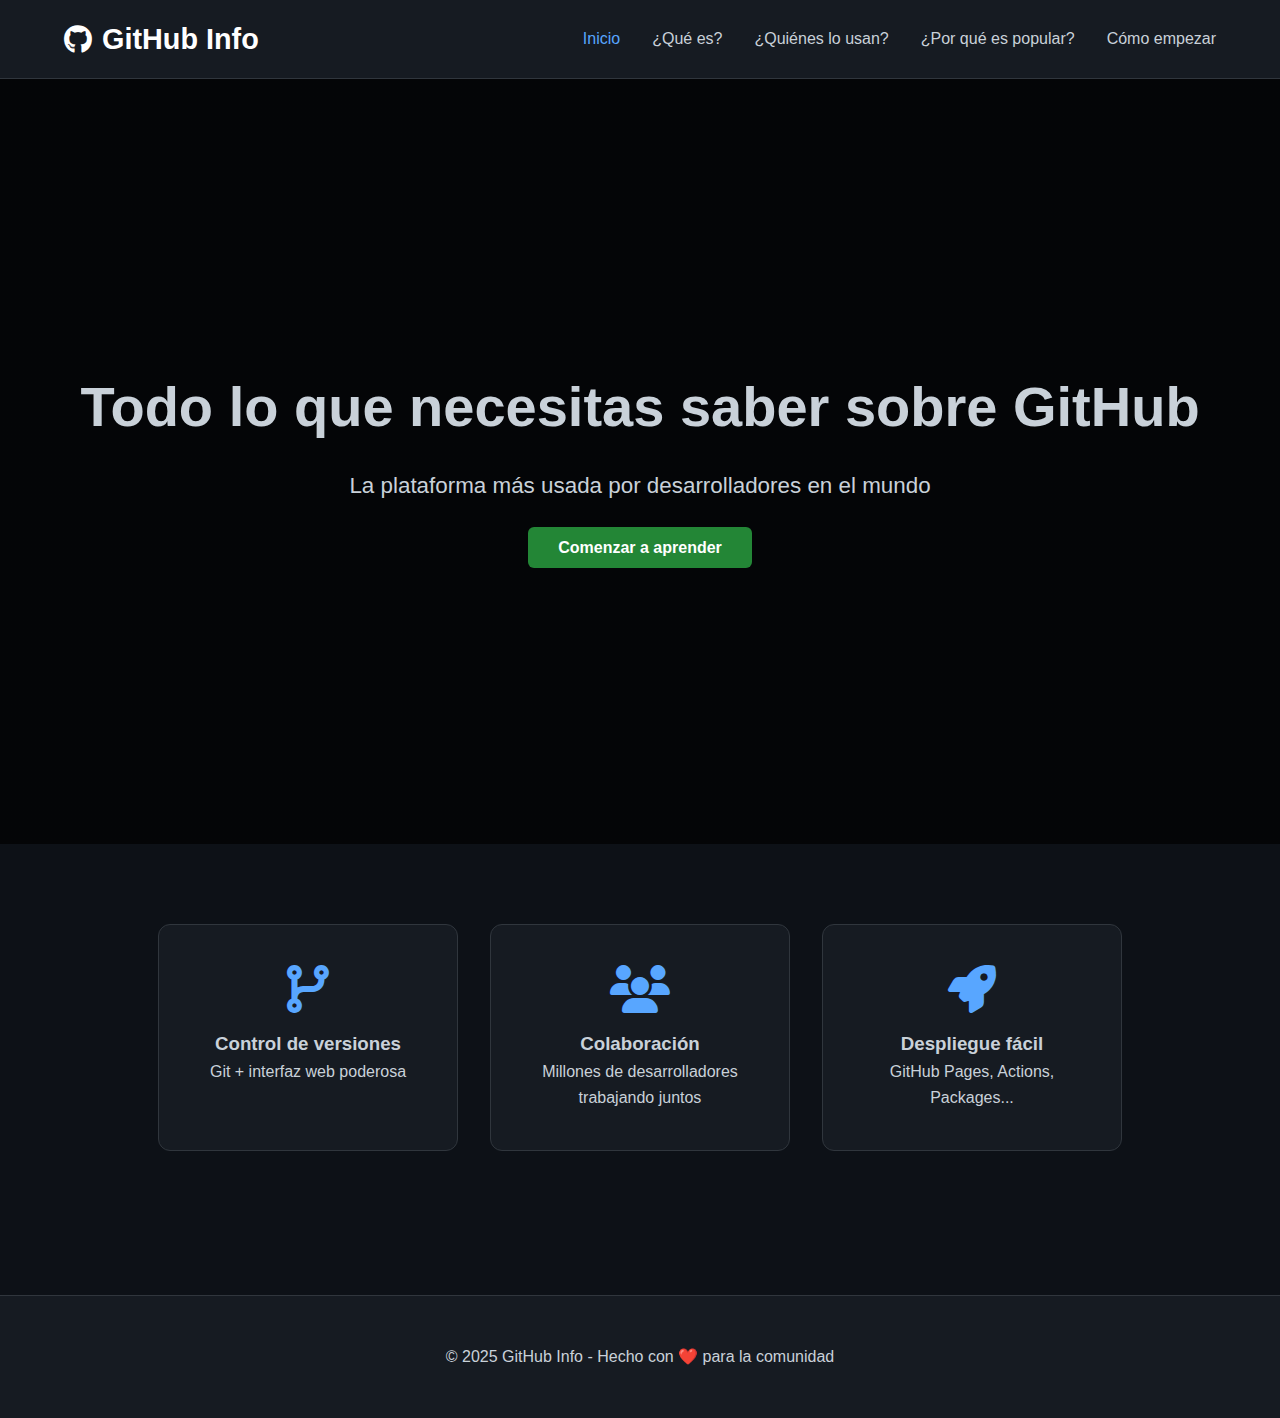
<file: index.html>
<!DOCTYPE html>
<html lang="es">

<head>
    <meta charset="UTF-8" />
    <meta name="viewport" content="width=device-width, initial-scale=1.0" />
    <title>Todo sobre GitHub</title>
    <link rel="stylesheet" href="css/style.css" />
    <link rel="stylesheet" href="https://cdnjs.cloudflare.com/ajax/libs/font-awesome/6.5.0/css/all.min.css" />
</head>

<body>
    <header>
        <nav class="navbar">
            <div class="logo">
                <i class="fab fa-github"></i>
                <span>GitHub Info</span>
            </div>
            <ul class="nav-links">
                <li><a href="index.html" class="active">Inicio</a></li>
                <li><a href="que-es-github.html">¿Qué es?</a></li>
                <li><a href="quienes-usan-github.html">¿Quiénes lo usan?</a></li>
                <li><a href="por-que-es-popular.html">¿Por qué es popular?</a></li>
                <li><a href="como-empezar.html">Cómo empezar</a></li>
            </ul>
            <div class="hamburger">☰</div>
        </nav>
    </header>

    <section class="hero">
        <div class="hero-content">
            <h1>Todo lo que necesitas saber sobre <strong>GitHub</strong></h1>
            <p>La plataforma más usada por desarrolladores en el mundo</p>
            <a href="que-es-github.html" class="btn-primary">Comenzar a aprender</a>
        </div>
    </section>

    <section class="cards">
        <div class="card">
            <i class="fas fa-code-branch"></i>
            <h3>Control de versiones</h3>
            <p>Git + interfaz web poderosa</p>
        </div>
        <div class="card">
            <i class="fas fa-users"></i>
            <h3>Colaboración</h3>
            <p>Millones de desarrolladores trabajando juntos</p>
        </div>
        <div class="card">
            <i class="fas fa-rocket"></i>
            <h3>Despliegue fácil</h3>
            <p>GitHub Pages, Actions, Packages...</p>
        </div>
    </section>

    <footer>
        <p>© 2025 GitHub Info - Hecho con ❤️ para la comunidad</p>
    </footer>

    <script src="js/main.js"></script>
</body>

</html>
</file>
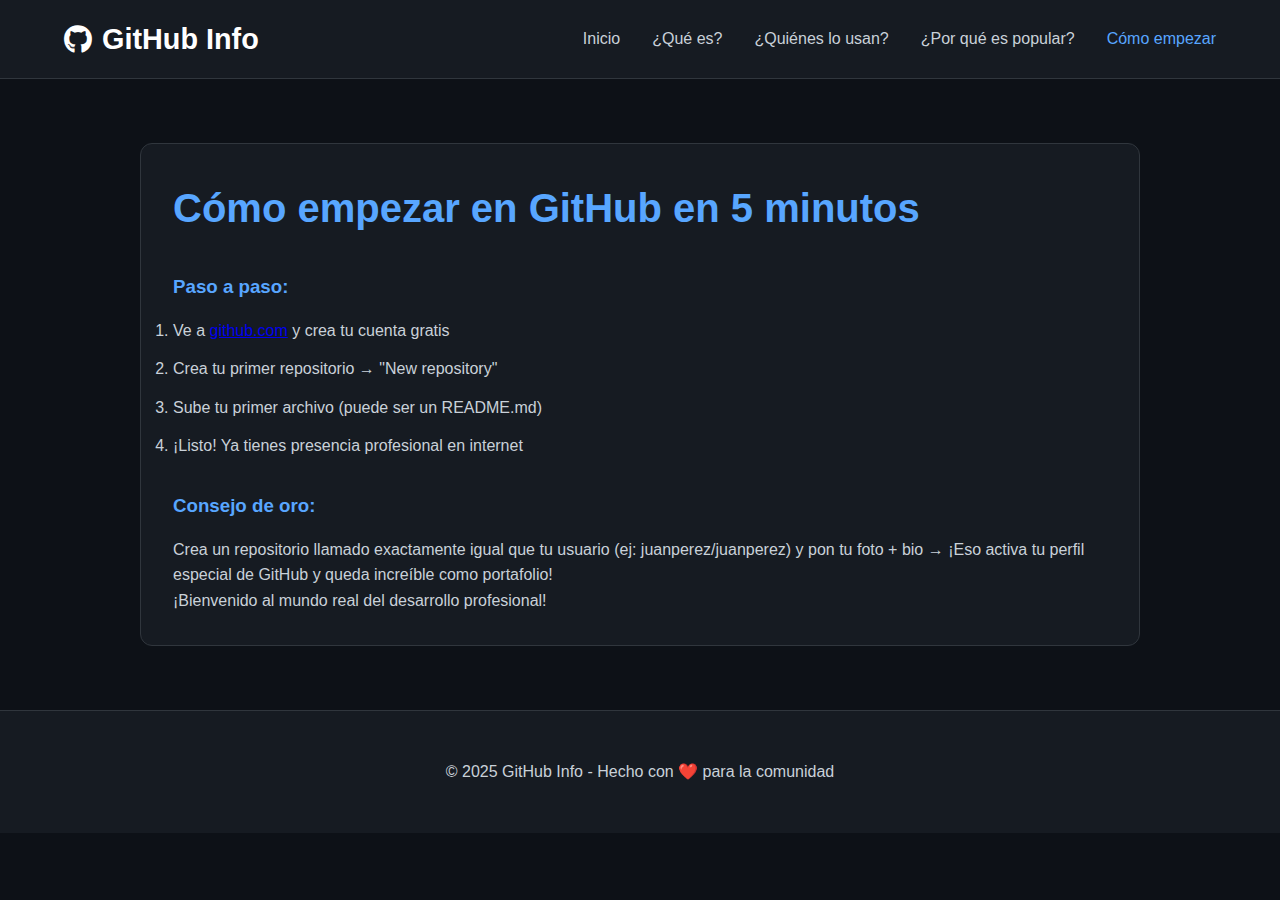
<file: como-empezar.html>
<!DOCTYPE html>
<html lang="es">

<head>
    <meta charset="UTF-8">
    <meta name="viewport" content="width=device-width, initial-scale=1.0">
    <title>¿Como empezar a usar GitHub? | GitHub Infooo</title>
    <link rel="stylesheet" href="css/style.css">
    <link rel="stylesheet" href="https://cdnjs.cloudflare.com/ajax/libs/font-awesome/6.5.0/css/all.min.css">
</head>

<body>
    <!-- Copia exactamente el mismo header que en index.html -->
    <header>
        <nav class="navbar">
            <div class="logo"><i class="fab fa-github"></i><span>GitHub Info</span></div>
            <ul class="nav-links">
                <li><a href="index.html">Inicio</a></li>
                <li><a href="que-es-github.html">¿Qué es?</a></li>
                <li><a href="quienes-usan-github.html">¿Quiénes lo usan?</a></li>
                <li><a href="por-que-es-popular.html">¿Por qué es popular?</a></li>
                <li><a href="como-empezar.html" class="active">Cómo empezar</a></li>
            </ul>
            <div class="hamburger">☰</div>
        </nav>
    </header>

    <div class="content">
        <h2>Cómo empezar en GitHub en 5 minutos</h2>

        <h3>Paso a paso:</h3>
        <ol>
            <li>Ve a <a href="https://github.com" target="_blank">github.com</a> y crea tu cuenta gratis</li>
            <li>Crea tu primer repositorio → "New repository"</li>
            <li>Sube tu primer archivo (puede ser un README.md)</li>
            <li>¡Listo! Ya tienes presencia profesional en internet</li>
        </ol>

        <h3>Consejo de oro:</h3>
        <p>Crea un repositorio llamado exactamente igual que tu usuario (ej: juanperez/juanperez) y pon tu foto + bio →
            ¡Eso activa tu perfil especial de GitHub y queda increíble como portafolio!</p>

        <p>¡Bienvenido al mundo real del desarrollo profesional!</p>
    </div>

    <footer>
        <p>© 2025 GitHub Info - Hecho con ❤️ para la comunidad</p>
    </footer>
    <script src="js/main.js"></script>
</body>


</html>
</file>
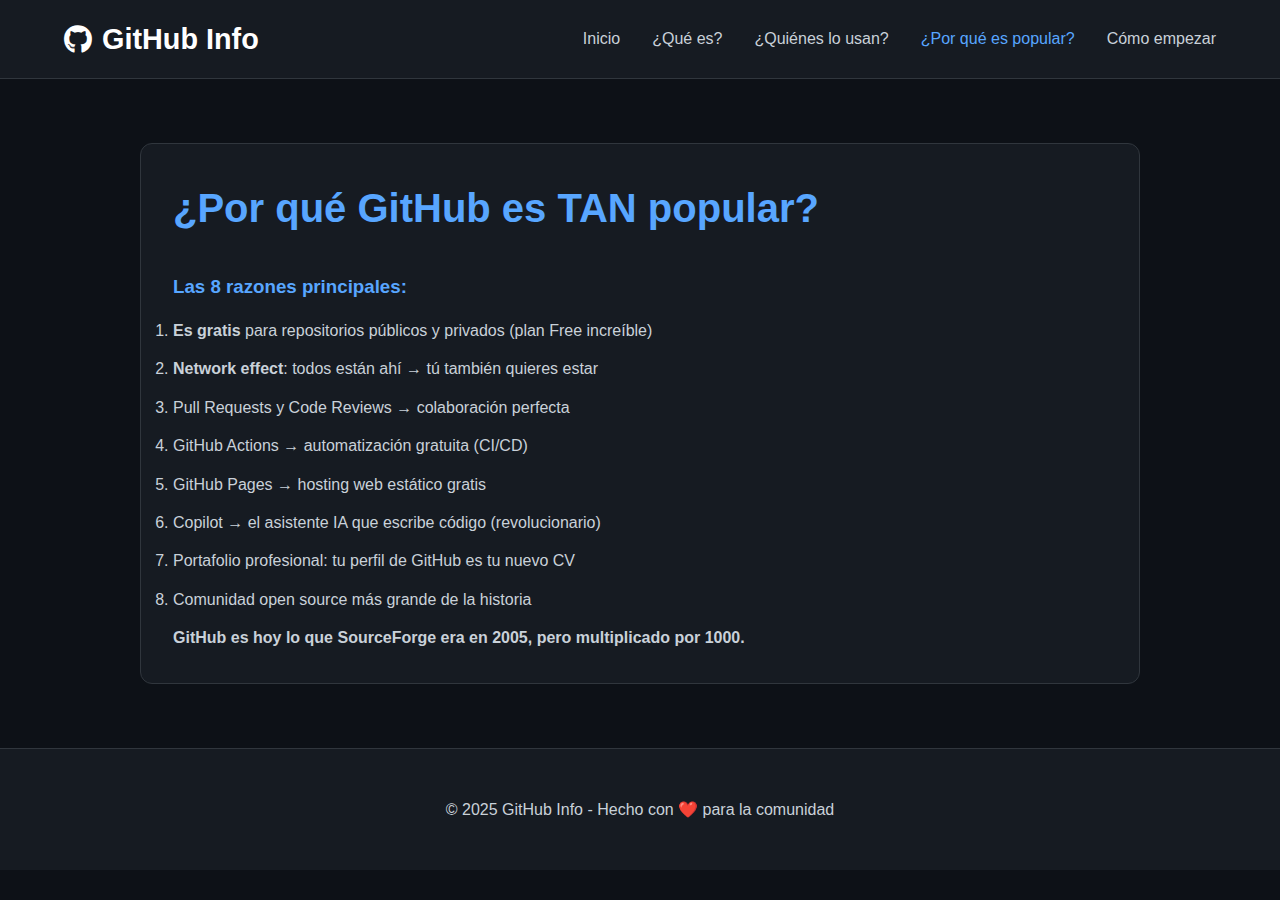
<file: por-que-es-popular.html>
<!DOCTYPE html>
<html lang="es">

<head>
    <meta charset="UTF-8">
    <meta name="viewport" content="width=device-width, initial-scale=1.0">
    <title>¿Por que GitHub es tan popular? | GitHub Info</title>
    <link rel="stylesheet" href="css/style.css">
    <link rel="stylesheet" href="https://cdnjs.cloudflare.com/ajax/libs/font-awesome/6.5.0/css/all.min.css">
</head>

<body>
    <!-- Copia exactamente el mismo header que en index.html -->
    <header>
        <nav class="navbar">
            <div class="logo"><i class="fab fa-github"></i><span>GitHub Info</span></div>
            <ul class="nav-links">
                <li><a href="index.html">Inicio</a></li>
                <li><a href="que-es-github.html">¿Qué es?</a></li>
                <li><a href="quienes-usan-github.html">¿Quiénes lo usan?</a></li>
                <li><a href="por-que-es-popular.html" class="active">¿Por qué es popular?</a></li>
                <li><a href="como-empezar.html">Cómo empezar</a></li>
            </ul>
            <div class="hamburger">☰</div>
        </nav>
    </header>

    <div class="content">
        <h2>¿Por qué GitHub es TAN popular?</h2>

        <h3>Las 8 razones principales:</h3>
        <ol>
            <li><strong>Es gratis</strong> para repositorios públicos y privados (plan Free increíble)</li>
            <li><strong>Network effect</strong>: todos están ahí → tú también quieres estar</li>
            <li>Pull Requests y Code Reviews → colaboración perfecta</li>
            <li>GitHub Actions → automatización gratuita (CI/CD)</li>
            <li>GitHub Pages → hosting web estático gratis</li>
            <li>Copilot → el asistente IA que escribe código (revolucionario)</li>
            <li>Portafolio profesional: tu perfil de GitHub es tu nuevo CV</li>
            <li>Comunidad open source más grande de la historia</li>
        </ol>

        <p><strong>GitHub es hoy lo que SourceForge era en 2005, pero multiplicado por 1000.</strong></p>
    </div>
    <footer>
        <p>© 2025 GitHub Info - Hecho con ❤️ para la comunidad</p>
    </footer>
    <script src="js/main.js"></script>
</body>

</html>
</file>
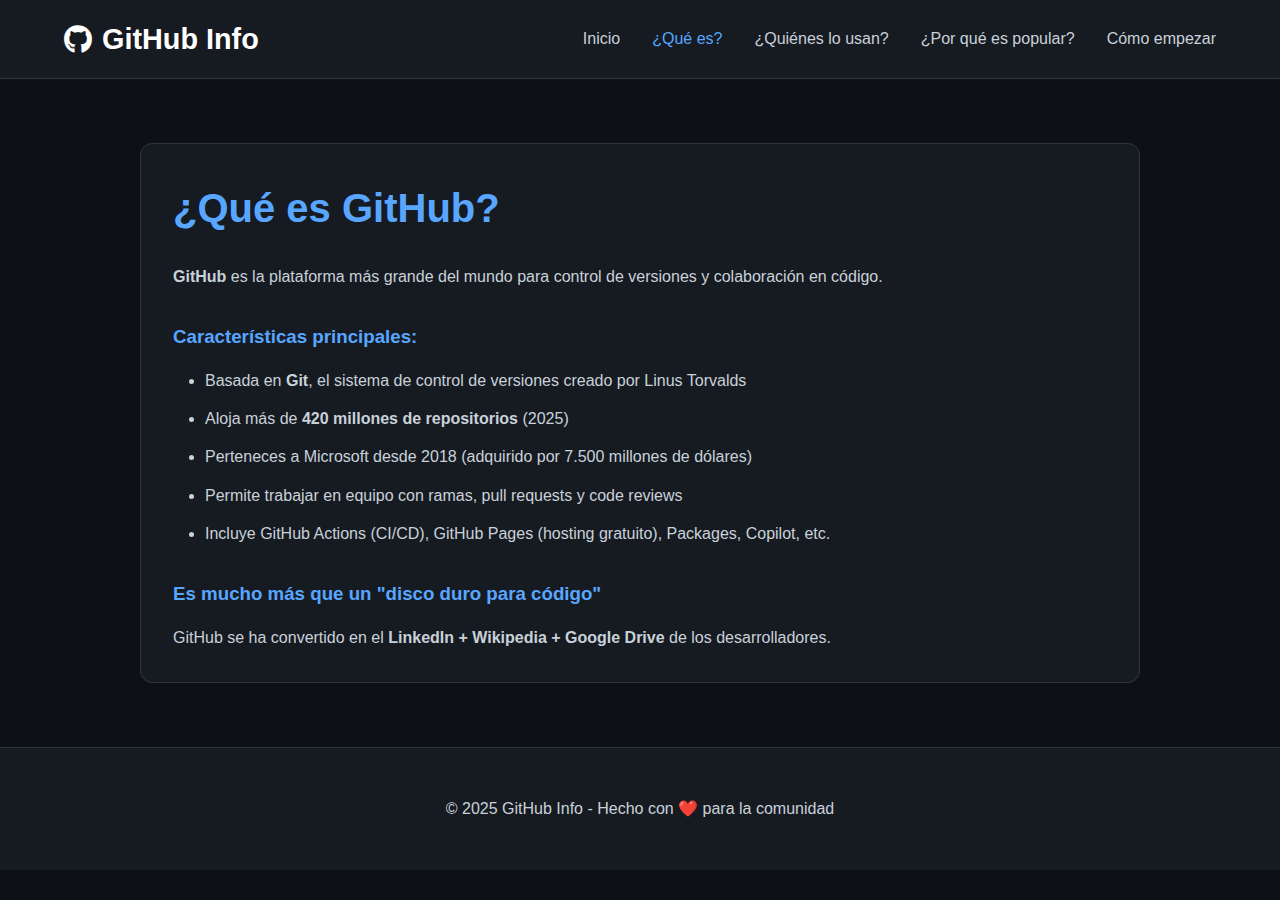
<file: que-es-github.html>
<!DOCTYPE html>
<html lang="es">

<head>
    <meta charset="UTF-8">
    <meta name="viewport" content="width=device-width, initial-scale=1.0">
    <title>¿Qué es GitHub? | GitHub Info</title>
    <link rel="stylesheet" href="css/style.css">
    <link rel="stylesheet" href="https://cdnjs.cloudflare.com/ajax/libs/font-awesome/6.5.0/css/all.min.css">
</head>

<body>
    <!-- Copia exactamente el mismo header que en index.html -->
    <header>
        <nav class="navbar">
            <div class="logo"><i class="fab fa-github"></i><span>GitHub Info</span></div>
            <ul class="nav-links">
                <li><a href="index.html">Inicio</a></li>
                <li><a href="que-es-github.html" class="active">¿Qué es?</a></li>
                <li><a href="quienes-usan-github.html">¿Quiénes lo usan?</a></li>
                <li><a href="por-que-es-popular.html">¿Por qué es popular?</a></li>
                <li><a href="como-empezar.html">Cómo empezar</a></li>
            </ul>
            <div class="hamburger">☰</div>
        </nav>
    </header>

    <div class="content">
        <h2>¿Qué es GitHub?</h2>
        <p><strong>GitHub</strong> es la plataforma más grande del mundo para control de versiones y colaboración en
            código.</p>

        <h3>Características principales:</h3>
        <ul>
            <li>Basada en <strong>Git</strong>, el sistema de control de versiones creado por Linus Torvalds</li>
            <li>Aloja más de <strong>420 millones de repositorios</strong> (2025)</li>
            <li>Perteneces a Microsoft desde 2018 (adquirido por 7.500 millones de dólares)</li>
            <li>Permite trabajar en equipo con ramas, pull requests y code reviews</li>
            <li>Incluye GitHub Actions (CI/CD), GitHub Pages (hosting gratuito), Packages, Copilot, etc.</li>
        </ul>

        <h3>Es mucho más que un "disco duro para código"</h3>
        <p>GitHub se ha convertido en el <strong>LinkedIn + Wikipedia + Google Drive</strong> de los desarrolladores.
        </p>
    </div>

    <footer>
        <p>© 2025 GitHub Info - Hecho con ❤️ para la comunidad</p>
    </footer>
    <script src="js/main.js"></script>
</body>

</html>
</file>
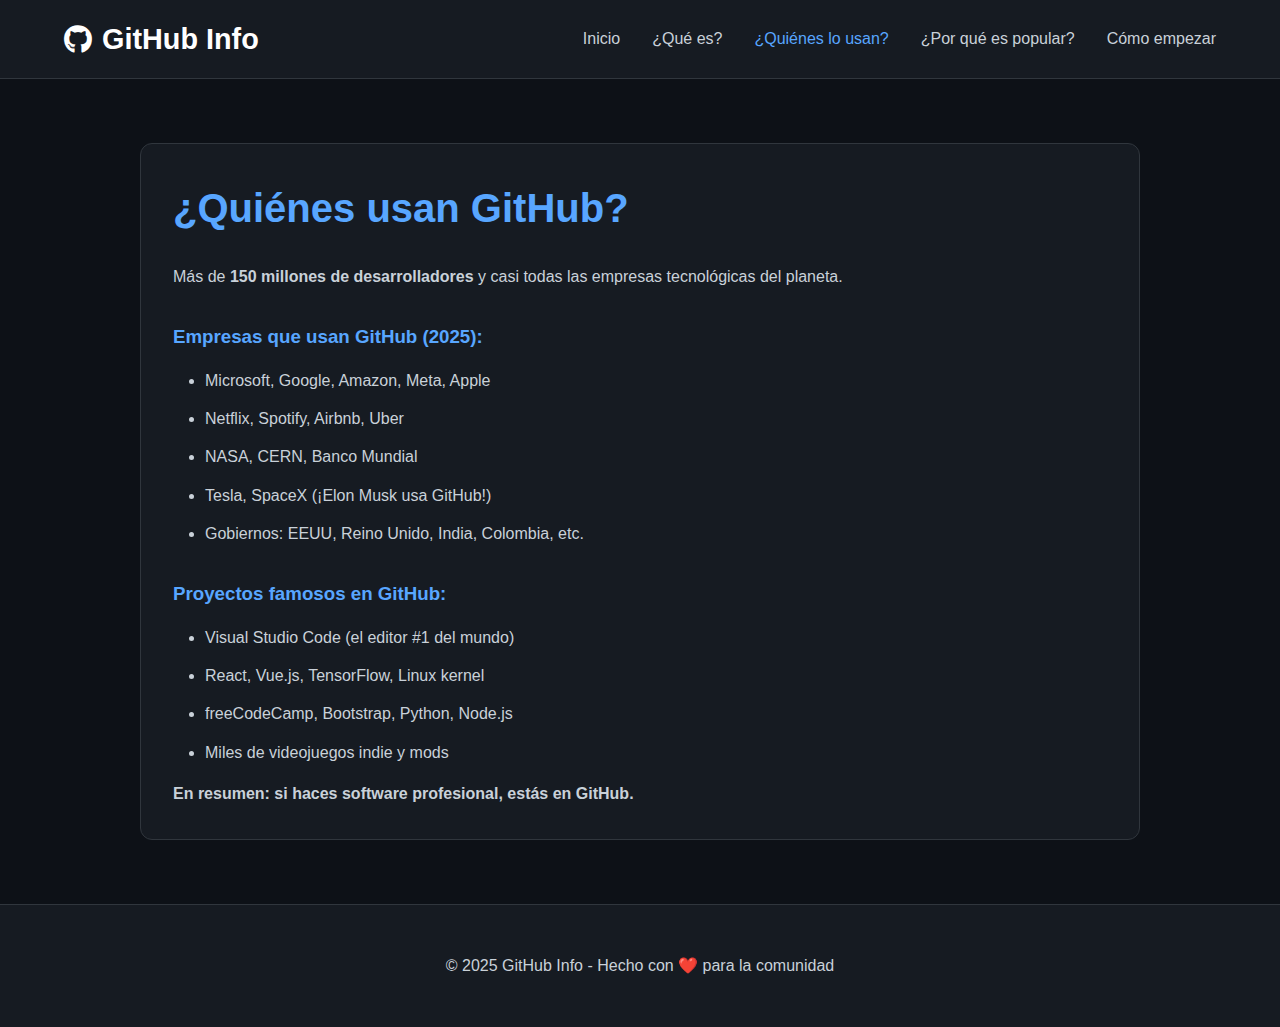
<file: quienes-usan-github.html>
<!DOCTYPE html>
<html lang="es">

<head>
    <meta charset="UTF-8">
    <meta name="viewport" content="width=device-width, initial-scale=1.0">
    <title>¿Quienes usan GitHub? | GitHub Info</title>
    <link rel="stylesheet" href="css/style.css">
    <link rel="stylesheet" href="https://cdnjs.cloudflare.com/ajax/libs/font-awesome/6.5.0/css/all.min.css">
</head>

<body>
    <!-- Copia exactamente el mismo header que en index.html -->
    <header>
        <nav class="navbar">
            <div class="logo"><i class="fab fa-github"></i><span>GitHub Info</span></div>
            <ul class="nav-links">
                <li><a href="index.html">Inicio</a></li>
                <li><a href="que-es-github.html">¿Qué es?</a></li>
                <li><a href="quienes-usan-github.html" class="active">¿Quiénes lo usan?</a></li>
                <li><a href="por-que-es-popular.html">¿Por qué es popular?</a></li>
                <li><a href="como-empezar.html">Cómo empezar</a></li>
            </ul>
            <div class="hamburger">☰</div>
        </nav>
    </header>

    <div class="content">
        <h2>¿Quiénes usan GitHub?</h2>
        <p>Más de <strong>150 millones de desarrolladores</strong> y casi todas las empresas tecnológicas del planeta.
        </p>

        <h3>Empresas que usan GitHub (2025):</h3>
        <ul>
            <li>Microsoft, Google, Amazon, Meta, Apple</li>
            <li>Netflix, Spotify, Airbnb, Uber</li>
            <li>NASA, CERN, Banco Mundial</li>
            <li>Tesla, SpaceX (¡Elon Musk usa GitHub!)</li>
            <li>Gobiernos: EEUU, Reino Unido, India, Colombia, etc.</li>
        </ul>

        <h3>Proyectos famosos en GitHub:</h3>
        <ul>
            <li>Visual Studio Code (el editor #1 del mundo)</li>
            <li>React, Vue.js, TensorFlow, Linux kernel</li>
            <li>freeCodeCamp, Bootstrap, Python, Node.js</li>
            <li>Miles de videojuegos indie y mods</li>
        </ul>

        <p><strong>En resumen: si haces software profesional, estás en GitHub.</strong></p>
    </div>

    <footer>
        <p>© 2025 GitHub Info - Hecho con ❤️ para la comunidad</p>
    </footer>
    <script src="js/main.js"></script>
</body>

</html>
</file>
<file: css/style.css>
/* Reset y fuentes */
* {
  margin: 0;
  padding: 0;
  box-sizing: border-box;
}

@import url('https://fonts.googleapis.com/css2?family=Inter:wght@300;400;500;600;700&display=swap');

body {
  font-family: 'Inter', sans-serif;
  background: #0d1117;
  color: #c9d1d9;
  line-height: 1.6;
}

/* Navbar */
.navbar {
  background: #161b22;
  padding: 1rem 5%;
  display: flex;
  justify-content: space-between;
  align-items: center;
  position: sticky;
  top: 0;
  z-index: 1000;
  border-bottom: 1px solid #30363d;
}

.logo {
  font-size: 1.8rem;
  font-weight: 700;
  color: white;
  display: flex;
  align-items: center;
  gap: 10px;
}

.nav-links {
  display: flex;
  gap: 2rem;
  list-style: none;
}

.nav-links a {
  color: #c9d1d9;
  text-decoration: none;
  font-weight: 500;
  transition: color 0.3s;
}

.nav-links a:hover, .nav-links a.active {
  color: #58a6ff;
}

.hamburger {
  display: none;
  font-size: 1.8rem;
  cursor: pointer;
  color: white;
}

/* Hero */
.hero {
  background: linear-gradient(rgba(0,0,0,0.7), rgba(0,0,0,0.7)), url('https://github.githubassets.com/images/modules/site/heroes/gh-desktop-hero.svg');
  background-size: cover;
  background-position: center;
  height: 85vh;
  display: flex;
  align-items: center;
  justify-content: center;
  text-align: center;
  padding: 2rem;
}

.hero-content h1 {
  font-size: 3.5rem;
  margin-bottom: 1rem;
}

.hero-content p {
  font-size: 1.4rem;
  margin-bottom: 2rem;
}

.btn-primary {
  background: #238636;
  color: white;
  padding: 12px 30px;
  border-radius: 6px;
  text-decoration: none;
  font-weight: 600;
  transition: background 0.3s;
}

.btn-primary:hover {
  background: #2ea043;
}

/* Cards */
.cards {
  display: flex;
  justify-content: center;
  gap: 2rem;
  padding: 5rem 5%;
  flex-wrap: wrap;
}

.card {
  background: #161b22;
  padding: 2.5rem;
  border-radius: 12px;
  text-align: center;
  width: 300px;
  border: 1px solid #30363d;
  transition: transform 0.3s;
}

.card:hover {
  transform: translateY(-10px);
}

.card i {
  font-size: 3rem;
  color: #58a6ff;
  margin-bottom: 1rem;
}

/* Contenido general de páginas */
.content {
  max-width: 1000px;
  margin: 4rem auto;
  padding: 2rem;
  background: #161b22;
  border-radius: 12px;
  border: 1px solid #30363d;
}

.content h2 {
  font-size: 2.5rem;
  margin-bottom: 1.5rem;
  color: #58a6ff;
}

.content h3 {
  color: #58a6ff;
  margin: 2rem 0 1rem;
}

.content ul {
  margin: 1rem 0;
  padding-left: 2rem;
}

.content li {
  margin: 0.8rem 0;
}

/* Footer */
footer {
  text-align: center;
  padding: 3rem;
  background: #161b22;
  border-top: 1px solid #30363d;
  margin-top: 4rem;
}

/* Responsive */
@media (max-width: 768px) {
  .hamburger { display: block; }
  .nav-links {
    position: fixed;
    top: 70px;
    left: -100%;
    background: #161b22;
    width: 100%;
    flex-direction: column;
    padding: 2rem;
    transition: 0.3s;
  }
  .nav-links.active {
    left: 0;
  }
  .hero-content h1 { font-size: 2.5rem; }
}
</file>
